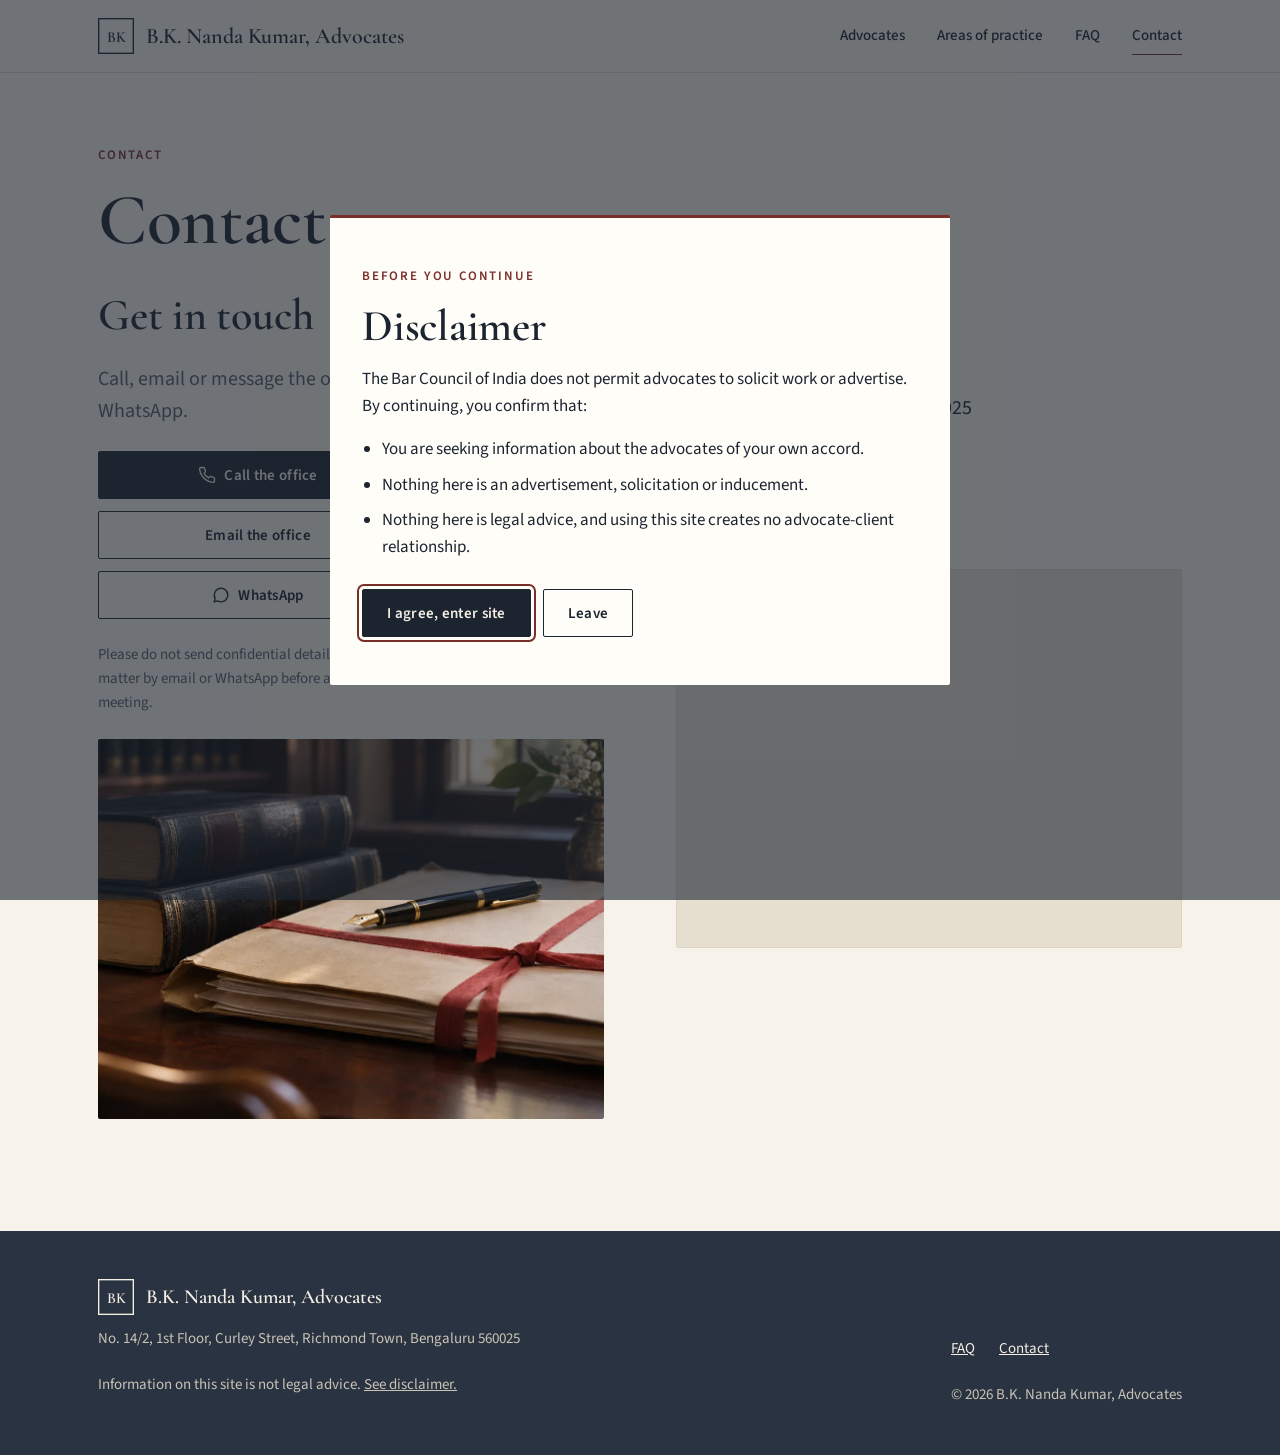
<file: contact.html>
<!doctype html>
<html lang="en-IN">
<head><meta name="robots" content="noindex,nofollow">
<meta charset="utf-8">
<meta name="viewport" content="width=device-width,initial-scale=1">
<title>Contact | B.K. Nanda Kumar, Advocates</title>
<meta name="description" content="Office address, phone, email and WhatsApp for B.K. Nanda Kumar, Advocates, No. 14/2 Curley Street, Richmond Town, Bengaluru 560025.">
<link rel="canonical" href="https://bknandakumar.in/contact.html">
<meta property="og:type" content="website">
<meta property="og:site_name" content="B.K. Nanda Kumar, Advocates">
<meta property="og:title" content="Contact | B.K. Nanda Kumar, Advocates">
<meta property="og:description" content="Office address, phone, email and WhatsApp for B.K. Nanda Kumar, Advocates, No. 14/2 Curley Street, Richmond Town, Bengaluru 560025.">
<meta property="og:url" content="https://bknandakumar.in/contact.html">
<meta property="og:image" content="https://bknandakumar.in/assets/img/og-image.jpg">
<meta property="og:locale" content="en_IN">
<meta name="twitter:card" content="summary_large_image">
<meta name="theme-color" content="#F7F3EA">
<link rel="icon" href="assets/favicon.svg" type="image/svg+xml">
<link rel="preconnect" href="https://fonts.googleapis.com">
<link rel="preconnect" href="https://fonts.gstatic.com" crossorigin>
<link rel="stylesheet" href="https://fonts.googleapis.com/css2?family=Cormorant+Garamond:wght@500;600&family=Source+Sans+3:wght@400;500;600&display=swap">
<link rel="stylesheet" href="assets/styles.css">
<script>try{if(!localStorage.getItem('bkn-disclaimer-accepted'))document.documentElement.classList.add('show-gate')}catch(e){document.documentElement.classList.add('show-gate')}</script>
<script type="application/ld+json">{"@context": "https://schema.org", "@type": "LegalService", "name": "B.K. Nanda Kumar, Advocates", "url": "https://bknandakumar.in/", "address": {"@type": "PostalAddress", "streetAddress": "No. 14/2, 1st Floor, Curley Street", "addressLocality": "Richmond Town, Bengaluru", "addressRegion": "Karnataka", "postalCode": "560025", "addressCountry": "IN"}, "employee": [{"@type": "Person", "name": "Brindha Nandakumar", "jobTitle": "Advocate and Mediator"}, {"@type": "Person", "name": "B.K. Nanda Kumar", "jobTitle": "Advocate"}]}</script>
<script src="assets/site.js" defer></script>
</head>
<body>
<a class="skip" href="#main">Skip to content</a>
<noscript><p class="noscript-note"><strong>Disclaimer:</strong> The Bar Council of India does not permit advocates to solicit work or advertise. Nothing on this site is an advertisement, solicitation, inducement or legal advice, and using it creates no advocate-client relationship.</p></noscript>
<div id="page">
<header class="site-header">
  <div class="wrap">
    <a class="brand" href="index.html" aria-label="B.K. Nanda Kumar, Advocates, home"><svg viewBox="0 0 40 40" aria-hidden="true"><rect x=".75" y=".75" width="38.5" height="38.5" fill="none" stroke="currentColor" stroke-width="1.5"/><text x="20" y="26.5" text-anchor="middle" font-family="Cormorant Garamond,Georgia,serif" font-size="17" font-weight="600" fill="currentColor">BK</text></svg><span>B.K. Nanda Kumar, Advocates</span></a>
    <button class="burger" type="button" aria-expanded="false" aria-controls="site-nav" aria-label="Menu"><span></span></button>
    <nav class="nav" id="site-nav" aria-label="Main"><ul><li><a href="index.html#advocates">Advocates</a></li><li><a href="index.html#practice">Areas of practice</a></li><li><a href="faq.html">FAQ</a></li><li><a href="contact.html" aria-current="page">Contact</a></li></ul></nav>
  </div>
</header>
<main id="main">
  <section class="page-head">
    <div class="wrap">
      <p class="eyebrow">Contact</p>
      <h1>Contact</h1>
    </div>
  </section>
  <section class="contact" style="padding-top:0">
    <div class="wrap">
      <div class="contact-ways">
        <h2>Get in touch</h2>
        <p class="lede">Call, email or message the office on WhatsApp.</p>
        <div class="actions">
          <a class="btn" href="tel:+910000000000"><svg viewBox="0 0 24 24" fill="none" stroke="currentColor" stroke-width="1.8" aria-hidden="true"><path d="M22 16.9v3a2 2 0 0 1-2.2 2 19.8 19.8 0 0 1-8.6-3.1 19.5 19.5 0 0 1-6-6A19.8 19.8 0 0 1 2.1 4.2 2 2 0 0 1 4.1 2h3a2 2 0 0 1 2 1.7c.1.9.4 1.8.7 2.7a2 2 0 0 1-.5 2.1L8 9.8a16 16 0 0 0 6 6l1.3-1.3a2 2 0 0 1 2.1-.4c.9.3 1.8.6 2.7.7a2 2 0 0 1 1.7 2z"/></svg>Call the office</a><!-- TODO: phone number in tel: link -->
          <a class="btn ghost" href="mailto:office@bknandakumar.in">Email the office</a><!-- TODO: confirm email in mailto: link -->
          <a class="btn ghost" href="https://wa.me/910000000000" target="_blank" rel="noopener"><svg viewBox="0 0 24 24" fill="none" stroke="currentColor" stroke-width="1.8" aria-hidden="true"><path d="M21 12a9 9 0 0 1-13.5 7.8L3 21l1.2-4.5A9 9 0 1 1 21 12z"/></svg>WhatsApp</a><!-- TODO: WhatsApp number in wa.me link -->
        </div>
        <p class="note">Please do not send confidential details of a matter by email or WhatsApp before a first meeting.</p>
        <div class="plate plate-portrait" data-initials="BK">
          <!-- TODO: placeholder image (generated). Replace with a real photograph of the office before launch. -->
          <picture><source srcset="assets/img/office-detail.webp" type="image/webp"><img src="assets/img/office-detail.png" alt="Detail of a desk in the advocates&rsquo; chambers" width="1024" height="1024" loading="lazy" decoding="async"></picture>
        </div>
      </div>
      <div class="office-info">
        <h2>Office</h2>
        <address>No. 14/2, 1st Floor, Curley Street<br>Richmond Town, Bengaluru 560025</address><!-- TODO: confirm address with client -->
        <dl class="meta">
        <dt>Phone</dt><dd><span class="pending">To be added</span><!-- TODO: office phone number --></dd>
        <dt>Email</dt><dd><span class="pending">To be added</span><!-- TODO: office email address --></dd>
        <dt>Hours</dt><dd><span class="pending">To be added</span><!-- TODO: office hours --></dd>
      </dl>
        <iframe class="map" src="https://www.google.com/maps?q=14%2F2+Curley+Street%2C+Richmond+Town%2C+Bengaluru+560025&output=embed" title="Map showing the office at Curley Street, Richmond Town, Bengaluru" loading="lazy" referrerpolicy="no-referrer-when-downgrade"></iframe>
      </div>
    </div>
  </section>
</main>
<footer class="site-footer">
  <div class="wrap">
    <div class="foot-col">
      <a class="brand" href="index.html"><svg viewBox="0 0 40 40" aria-hidden="true"><rect x=".75" y=".75" width="38.5" height="38.5" fill="none" stroke="currentColor" stroke-width="1.5"/><text x="20" y="26.5" text-anchor="middle" font-family="Cormorant Garamond,Georgia,serif" font-size="17" font-weight="600" fill="currentColor">BK</text></svg><span>B.K. Nanda Kumar, Advocates</span></a>
      <p>No. 14/2, 1st Floor, Curley Street, Richmond Town, Bengaluru 560025</p>
      <p>Information on this site is not legal advice. <button class="linkbtn" type="button" data-open-gate>See disclaimer.</button></p>
    </div>
    <div class="foot-col">
      <nav aria-label="Footer"><ul><li><a href="faq.html">FAQ</a></li><li><a href="contact.html">Contact</a></li></ul></nav>
      <p>&copy; 2026 B.K. Nanda Kumar, Advocates</p>
    </div>
  </div>
</footer>
</div>
<div class="gate" id="gate" role="dialog" aria-modal="true" aria-labelledby="gate-title" aria-describedby="gate-text" aria-hidden="true">
  <div class="gate-box">
    <p class="eyebrow">Before you continue</p>
    <h2 id="gate-title">Disclaimer</h2>
    <p id="gate-text">The Bar Council of India does not permit advocates to solicit work or advertise. By continuing, you confirm that:</p>
    <ul>
      <li>You are seeking information about the advocates of your own accord.</li>
      <li>Nothing here is an advertisement, solicitation or inducement.</li>
      <li>Nothing here is legal advice, and using this site creates no advocate-client relationship.</li>
    </ul>
    <div class="actions">
      <button class="btn" id="gate-agree" type="button">I agree, enter site</button>
      <button class="btn ghost" id="gate-leave" type="button">Leave</button>
    </div>
  </div>
</div>
</body>
</html>
</file>
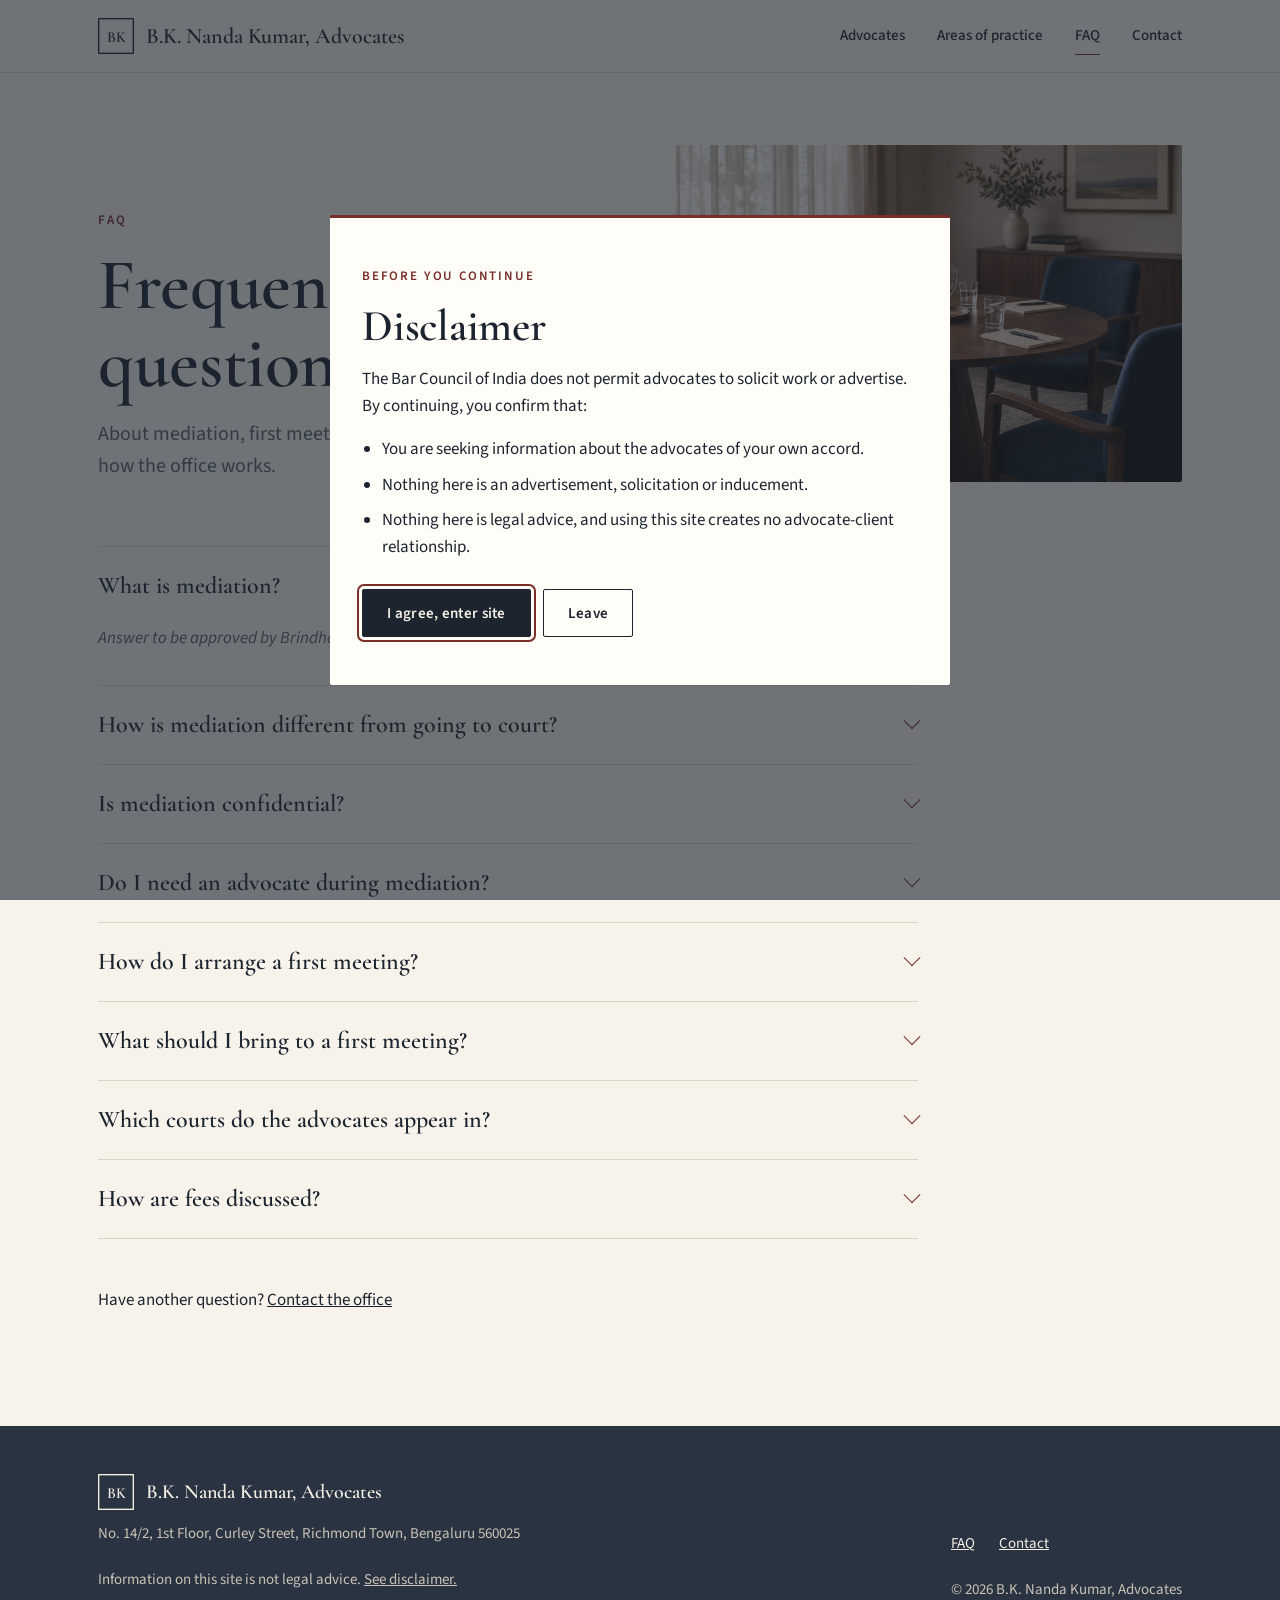
<file: faq.html>
<!doctype html>
<html lang="en-IN">
<head><meta name="robots" content="noindex,nofollow">
<meta charset="utf-8">
<meta name="viewport" content="width=device-width,initial-scale=1">
<title>Frequently asked questions | B.K. Nanda Kumar, Advocates</title>
<meta name="description" content="Answers to common questions about mediation, first meetings and the practice of B.K. Nanda Kumar, Advocates, Richmond Town, Bengaluru.">
<link rel="canonical" href="https://bknandakumar.in/faq.html">
<meta property="og:type" content="website">
<meta property="og:site_name" content="B.K. Nanda Kumar, Advocates">
<meta property="og:title" content="Frequently asked questions | B.K. Nanda Kumar, Advocates">
<meta property="og:description" content="Answers to common questions about mediation, first meetings and the practice of B.K. Nanda Kumar, Advocates, Richmond Town, Bengaluru.">
<meta property="og:url" content="https://bknandakumar.in/faq.html">
<meta property="og:image" content="https://bknandakumar.in/assets/img/og-image.jpg">
<meta property="og:locale" content="en_IN">
<meta name="twitter:card" content="summary_large_image">
<meta name="theme-color" content="#F7F3EA">
<link rel="icon" href="assets/favicon.svg" type="image/svg+xml">
<link rel="preconnect" href="https://fonts.googleapis.com">
<link rel="preconnect" href="https://fonts.gstatic.com" crossorigin>
<link rel="stylesheet" href="https://fonts.googleapis.com/css2?family=Cormorant+Garamond:wght@500;600&family=Source+Sans+3:wght@400;500;600&display=swap">
<link rel="stylesheet" href="assets/styles.css">
<script>try{if(!localStorage.getItem('bkn-disclaimer-accepted'))document.documentElement.classList.add('show-gate')}catch(e){document.documentElement.classList.add('show-gate')}</script>
<script type="application/ld+json">{"@context": "https://schema.org", "@type": "LegalService", "name": "B.K. Nanda Kumar, Advocates", "url": "https://bknandakumar.in/", "address": {"@type": "PostalAddress", "streetAddress": "No. 14/2, 1st Floor, Curley Street", "addressLocality": "Richmond Town, Bengaluru", "addressRegion": "Karnataka", "postalCode": "560025", "addressCountry": "IN"}, "employee": [{"@type": "Person", "name": "Brindha Nandakumar", "jobTitle": "Advocate and Mediator"}, {"@type": "Person", "name": "B.K. Nanda Kumar", "jobTitle": "Advocate"}]}</script>
<script src="assets/site.js" defer></script>
</head>
<body>
<a class="skip" href="#main">Skip to content</a>
<noscript><p class="noscript-note"><strong>Disclaimer:</strong> The Bar Council of India does not permit advocates to solicit work or advertise. Nothing on this site is an advertisement, solicitation, inducement or legal advice, and using it creates no advocate-client relationship.</p></noscript>
<div id="page">
<header class="site-header">
  <div class="wrap">
    <a class="brand" href="index.html" aria-label="B.K. Nanda Kumar, Advocates, home"><svg viewBox="0 0 40 40" aria-hidden="true"><rect x=".75" y=".75" width="38.5" height="38.5" fill="none" stroke="currentColor" stroke-width="1.5"/><text x="20" y="26.5" text-anchor="middle" font-family="Cormorant Garamond,Georgia,serif" font-size="17" font-weight="600" fill="currentColor">BK</text></svg><span>B.K. Nanda Kumar, Advocates</span></a>
    <button class="burger" type="button" aria-expanded="false" aria-controls="site-nav" aria-label="Menu"><span></span></button>
    <nav class="nav" id="site-nav" aria-label="Main"><ul><li><a href="index.html#advocates">Advocates</a></li><li><a href="index.html#practice">Areas of practice</a></li><li><a href="faq.html" aria-current="page">FAQ</a></li><li><a href="contact.html">Contact</a></li></ul></nav>
  </div>
</header>
<main id="main">
  <section class="page-head">
    <div class="wrap">
      <div class="page-head-copy">
        <p class="eyebrow">FAQ</p>
        <h1>Frequently asked questions</h1>
        <p class="lede">About mediation, first meetings and how the office works.</p>
      </div>
      <div class="plate plate-wide" data-initials="BK">
        <!-- TODO: placeholder image (generated). Replace with a real photograph before launch. -->
        <picture><source srcset="assets/img/mediation-room.webp" type="image/webp"><img src="assets/img/mediation-room.png" alt="A quiet meeting room with a table and chairs, set up for mediation" width="1536" height="1024" loading="eager" fetchpriority="high" decoding="async"></picture>
      </div>
    </div>
  </section>
  <section class="faq">
    <div class="wrap faq-wrap">
      <div class="faq-list">
      <details open>
        <summary>What is mediation?</summary>
        <div class="answer" id="faq-1"><!-- TODO: answer for "What is mediation?" (to be approved by Brindha) --><p class="pending">Answer to be approved by Brindha Nandakumar.</p></div>
      </details>
      <details>
        <summary>How is mediation different from going to court?</summary>
        <div class="answer" id="faq-2"><!-- TODO: answer for "How is mediation different from going to court?" (to be approved by Brindha) --><p class="pending">Answer to be approved by Brindha Nandakumar.</p></div>
      </details>
      <details>
        <summary>Is mediation confidential?</summary>
        <div class="answer" id="faq-3"><!-- TODO: answer for "Is mediation confidential?" (to be approved by Brindha) --><p class="pending">Answer to be approved by Brindha Nandakumar.</p></div>
      </details>
      <details>
        <summary>Do I need an advocate during mediation?</summary>
        <div class="answer" id="faq-4"><!-- TODO: answer for "Do I need an advocate during mediation?" (to be approved by Brindha) --><p class="pending">Answer to be approved by Brindha Nandakumar.</p></div>
      </details>
      <details>
        <summary>How do I arrange a first meeting?</summary>
        <div class="answer" id="faq-5"><!-- TODO: answer for "How do I arrange a first meeting?" (to be approved by Brindha) --><p class="pending">Answer to be approved by Brindha Nandakumar.</p></div>
      </details>
      <details>
        <summary>What should I bring to a first meeting?</summary>
        <div class="answer" id="faq-6"><!-- TODO: answer for "What should I bring to a first meeting?" (to be approved by Brindha) --><p class="pending">Answer to be approved by Brindha Nandakumar.</p></div>
      </details>
      <details>
        <summary>Which courts do the advocates appear in?</summary>
        <div class="answer" id="faq-7"><!-- TODO: answer for "Which courts do the advocates appear in?" (to be approved by Brindha) --><p class="pending">Answer to be approved by Brindha Nandakumar.</p></div>
      </details>
      <details>
        <summary>How are fees discussed?</summary>
        <div class="answer" id="faq-8"><!-- TODO: answer for "How are fees discussed?" (to be approved by Brindha) --><p class="pending">Answer to be approved by Brindha Nandakumar.</p></div>
      </details>
      </div>
      <p class="faq-more">Have another question? <a href="contact.html">Contact the office</a></p>
    </div>
  </section>
</main>
<footer class="site-footer">
  <div class="wrap">
    <div class="foot-col">
      <a class="brand" href="index.html"><svg viewBox="0 0 40 40" aria-hidden="true"><rect x=".75" y=".75" width="38.5" height="38.5" fill="none" stroke="currentColor" stroke-width="1.5"/><text x="20" y="26.5" text-anchor="middle" font-family="Cormorant Garamond,Georgia,serif" font-size="17" font-weight="600" fill="currentColor">BK</text></svg><span>B.K. Nanda Kumar, Advocates</span></a>
      <p>No. 14/2, 1st Floor, Curley Street, Richmond Town, Bengaluru 560025</p>
      <p>Information on this site is not legal advice. <button class="linkbtn" type="button" data-open-gate>See disclaimer.</button></p>
    </div>
    <div class="foot-col">
      <nav aria-label="Footer"><ul><li><a href="faq.html">FAQ</a></li><li><a href="contact.html">Contact</a></li></ul></nav>
      <p>&copy; 2026 B.K. Nanda Kumar, Advocates</p>
    </div>
  </div>
</footer>
</div>
<div class="gate" id="gate" role="dialog" aria-modal="true" aria-labelledby="gate-title" aria-describedby="gate-text" aria-hidden="true">
  <div class="gate-box">
    <p class="eyebrow">Before you continue</p>
    <h2 id="gate-title">Disclaimer</h2>
    <p id="gate-text">The Bar Council of India does not permit advocates to solicit work or advertise. By continuing, you confirm that:</p>
    <ul>
      <li>You are seeking information about the advocates of your own accord.</li>
      <li>Nothing here is an advertisement, solicitation or inducement.</li>
      <li>Nothing here is legal advice, and using this site creates no advocate-client relationship.</li>
    </ul>
    <div class="actions">
      <button class="btn" id="gate-agree" type="button">I agree, enter site</button>
      <button class="btn ghost" id="gate-leave" type="button">Leave</button>
    </div>
  </div>
</div>
</body>
</html>
</file>
<file: assets/styles.css>
/* B.K. Nanda Kumar, Advocates — site styles
   Direction: quiet law-chambers. Ivory paper, ink text, one oxblood accent.
   Display: Cormorant Garamond (serif, formal, Indian-court letterhead feel). Body: Source Sans 3. */

:root{
  /* colour roles */
  --paper:#F7F3EA;        /* page background */
  --paper-2:#EFE9DC;      /* tonal relief sections */
  --surface:#FFFDF8;      /* cards, modal */
  --ink:#1C2430;          /* text, dark buttons */
  --ink-2:#2A3341;        /* footer */
  --muted:#565E6B;        /* secondary text, 5.6:1 on paper */
  --line:#DDD5C4;         /* borders */
  --accent:#7A2E2A;       /* oxblood: eyebrows, rules, focus */
  --on-ink:#F4EFE4;
  --on-ink-muted:#C9C3B6;
  --plate:#E6DFD0;        /* photo placeholder plate */
  --scrim:rgba(28,36,48,.62);

  /* type */
  --f-display:"Cormorant Garamond",Georgia,"Times New Roman",serif;
  --f-body:"Source Sans 3",system-ui,-apple-system,"Segoe UI",Arial,sans-serif;
  --t-xs:.8125rem; --t-sm:.9375rem; --t-base:1.0625rem; --t-lg:1.25rem;
  --t-h3:1.625rem; --t-h2:clamp(2rem,1.4rem + 2vw,2.75rem); --t-h1:clamp(2.6rem,1.6rem + 4vw,4.5rem);

  /* space */
  --s-1:.25rem; --s-2:.5rem; --s-3:.75rem; --s-4:1rem; --s-5:1.5rem; --s-6:2rem; --s-7:3rem; --s-8:4.5rem; --s-9:7rem;
  --gutter:clamp(1rem,4vw,3rem);
  --max:1180px;
  --radius:2px;
  --dur:180ms;
}

*,*::before,*::after{box-sizing:border-box}
html{-webkit-text-size-adjust:100%;scroll-behavior:smooth;scroll-padding-top:5rem}
body{margin:0;background:var(--paper);color:var(--ink);font-family:var(--f-body);font-size:var(--t-base);line-height:1.6;overflow-x:hidden}
img{max-width:100%;display:block}
a{color:inherit}
h1,h2,h3{font-family:var(--f-display);font-weight:600;line-height:1.08;letter-spacing:-.005em;margin:0}
h1{font-size:var(--t-h1)} h2{font-size:var(--t-h2)} h3{font-size:var(--t-h3)}
p{margin:0}
body.locked{overflow:hidden}

:focus-visible{outline:2px solid var(--accent);outline-offset:3px}
.skip{position:absolute;left:-999px;top:0;background:var(--ink);color:var(--on-ink);padding:var(--s-3) var(--s-4);z-index:100}
.skip:focus{left:var(--s-4);top:var(--s-4)}
.wrap{max-width:var(--max);margin:0 auto;padding:0 var(--gutter)}

.eyebrow{font-family:var(--f-body);font-size:var(--t-xs);font-weight:600;letter-spacing:.14em;text-transform:uppercase;color:var(--accent)}
.lede{font-size:var(--t-lg);color:var(--muted);max-width:34ch}
.pending{color:var(--muted);font-style:italic}

/* buttons */
.btn{display:inline-flex;align-items:center;justify-content:center;gap:var(--s-2);min-height:48px;padding:0 var(--s-5);border:1px solid var(--ink);border-radius:var(--radius);background:var(--ink);color:var(--on-ink);font:600 var(--t-sm)/1 var(--f-body);letter-spacing:.02em;text-decoration:none;cursor:pointer;transition:background var(--dur),color var(--dur),border-color var(--dur)}
.btn:hover{background:var(--accent);border-color:var(--accent)}
.btn.ghost{background:transparent;color:var(--ink)}
.btn.ghost:hover{background:var(--ink);color:var(--on-ink);border-color:var(--ink)}
.btn svg{width:18px;height:18px;flex:none}
.actions{display:flex;flex-wrap:wrap;gap:var(--s-3)}

/* header */
.site-header{position:sticky;top:0;z-index:20;background:rgba(247,243,234,.94);backdrop-filter:saturate(1.2) blur(6px);border-bottom:1px solid var(--line)}
.site-header .wrap{display:flex;align-items:center;justify-content:space-between;min-height:72px;gap:var(--s-4)}
.brand{display:flex;align-items:center;gap:var(--s-3);text-decoration:none}
.brand svg{width:36px;height:36px;flex:none}
.brand span{font-family:var(--f-display);font-weight:600;font-size:1.375rem;line-height:1.1}
.nav ul{list-style:none;margin:0;padding:0;display:flex;gap:var(--s-6)}
.nav a{font-size:var(--t-sm);font-weight:500;text-decoration:none;padding:var(--s-2) 0;border-bottom:1px solid transparent;transition:border-color var(--dur)}
.nav a:hover,.nav a[aria-current="page"]{border-bottom-color:var(--accent)}
.burger{display:none;width:44px;height:44px;border:1px solid var(--line);border-radius:var(--radius);background:var(--surface);cursor:pointer;align-items:center;justify-content:center}
.burger span,.burger span::before,.burger span::after{display:block;width:20px;height:1.5px;background:var(--ink);position:relative;transition:transform var(--dur)}
.burger span::before,.burger span::after{content:"";position:absolute;left:0}
.burger span::before{top:-6px}.burger span::after{top:6px}
.burger[aria-expanded="true"] span{background:transparent}
.burger[aria-expanded="true"] span::before{transform:translateY(6px) rotate(45deg)}
.burger[aria-expanded="true"] span::after{transform:translateY(-6px) rotate(-45deg)}

/* sections */
section{padding:var(--s-9) 0}
.relief{background:var(--paper-2)}
.section-head{display:flex;flex-direction:column;gap:var(--s-3);margin-bottom:var(--s-7)}

/* hero */
.hero{padding:var(--s-8) 0 var(--s-9)}
.hero .wrap{display:grid;grid-template-columns:1.15fr .85fr;gap:var(--s-8);align-items:center}
.hero-copy{display:flex;flex-direction:column;gap:var(--s-5)}
.hero-copy h1{max-width:15ch}
.hero-rule{width:56px;height:2px;background:var(--accent);border:0;margin:0}

/* photo plates (monogram until photos supplied) */
.plate{position:relative;background:var(--plate);border-radius:var(--radius);overflow:hidden;display:flex;align-items:center;justify-content:center}
.plate::before{content:attr(data-initials);font-family:var(--f-display);font-weight:500;font-size:clamp(3rem,8vw,6rem);color:rgba(28,36,48,.28);letter-spacing:.04em}
.plate::after{content:"";position:absolute;inset:12px;border:1px solid rgba(122,46,42,.22);pointer-events:none}
.plate img{position:absolute;inset:0;width:100%;height:100%;object-fit:cover}
.plate-hero{aspect-ratio:5/4}
.plate-portrait{aspect-ratio:4/3}

/* advocates */
.advocates{display:grid;grid-template-columns:1fr 1fr;gap:var(--s-6)}
.advocate{background:var(--surface);border:1px solid var(--line);border-radius:var(--radius);display:flex;flex-direction:column}
.advocate-body{padding:var(--s-6);display:flex;flex-direction:column;gap:var(--s-4);flex:1}
.advocate ul.roles{list-style:none;margin:0;padding:0;display:flex;flex-direction:column;gap:var(--s-2)}
.advocate ul.roles li{padding-left:var(--s-5);position:relative}
.advocate ul.roles li::before{content:"";position:absolute;left:0;top:.8em;width:10px;height:1px;background:var(--accent)}
.particulars{margin:var(--s-2) 0 0;padding-top:var(--s-5);border-top:1px solid var(--line);display:grid;grid-template-columns:1fr 1fr;gap:var(--s-4) var(--s-5);font-size:var(--t-sm)}
.particulars dt{font-size:var(--t-xs);font-weight:600;letter-spacing:.08em;text-transform:uppercase;color:var(--muted)}
.particulars dd{margin:var(--s-1) 0 0}

/* practice */
.practice{list-style:none;margin:0;padding:0;display:grid;grid-template-columns:repeat(3,1fr);border-top:1px solid var(--line)}
.practice li{display:flex;align-items:baseline;gap:var(--s-4);padding:var(--s-5) var(--s-4) var(--s-5) 0;border-bottom:1px solid var(--line);font-family:var(--f-display);font-size:1.6rem;font-weight:500;line-height:1.2}
.practice li span{font-family:var(--f-body);font-size:var(--t-xs);font-weight:600;color:var(--accent);letter-spacing:.08em}

/* office */
.office .wrap{display:grid;grid-template-columns:1fr 1.1fr;gap:var(--s-8);align-items:start}
.office-info{display:flex;flex-direction:column;gap:var(--s-5)}
.office-info address{font-style:normal;font-size:var(--t-lg);line-height:1.5}
.meta{display:grid;grid-template-columns:auto 1fr;gap:var(--s-2) var(--s-5);margin:0;font-size:var(--t-base)}
.meta dt{font-size:var(--t-xs);font-weight:600;letter-spacing:.08em;text-transform:uppercase;color:var(--muted);padding-top:.3em}
.meta dd{margin:0}
.map{width:100%;aspect-ratio:4/3;border:1px solid var(--line);border-radius:var(--radius);background:var(--plate);display:block}

/* page head (inner pages) */
.page-head{padding:var(--s-8) 0 var(--s-6)}
.page-head .wrap{display:flex;flex-direction:column;gap:var(--s-4)}

/* faq */
.faq{padding-top:0}
.faq-list{max-width:820px;border-top:1px solid var(--line)}
.faq-list details{border-bottom:1px solid var(--line)}
.faq-list summary{list-style:none;cursor:pointer;display:flex;justify-content:space-between;align-items:center;gap:var(--s-5);padding:var(--s-5) 0;font-family:var(--f-display);font-size:1.5rem;font-weight:600;line-height:1.25}
.faq-list summary::-webkit-details-marker{display:none}
.faq-list summary::after{content:"";flex:none;width:12px;height:12px;border-right:1.5px solid var(--accent);border-bottom:1.5px solid var(--accent);transform:rotate(45deg) translate(-3px,-3px);transition:transform var(--dur)}
.faq-list details[open] summary::after{transform:rotate(-135deg) translate(-3px,-3px)}
.faq-list .answer{padding:0 0 var(--s-6);max-width:68ch;display:flex;flex-direction:column;gap:var(--s-3)}
.faq-more{margin-top:var(--s-7)}

/* contact */
.contact .wrap{display:grid;grid-template-columns:1fr 1fr;gap:var(--s-8);align-items:start}
.contact-ways{display:flex;flex-direction:column;gap:var(--s-5)}
.contact-ways .actions{flex-direction:column;max-width:320px}
.note{font-size:var(--t-sm);color:var(--muted);max-width:44ch}

/* footer */
.site-footer{background:var(--ink-2);color:var(--on-ink);padding:var(--s-7) 0}
.site-footer .wrap{display:flex;justify-content:space-between;gap:var(--s-6);flex-wrap:wrap;align-items:flex-end}
.site-footer p{font-size:var(--t-sm);color:var(--on-ink-muted)}
.site-footer .brand span{font-size:1.25rem;color:var(--on-ink)}
.site-footer nav ul{list-style:none;margin:0;padding:0;display:flex;gap:var(--s-5)}
.site-footer nav a{font-size:var(--t-sm);min-height:44px;display:inline-flex;align-items:center}
.linkbtn{background:none;border:0;padding:0;color:inherit;font:inherit;text-decoration:underline;cursor:pointer;min-height:44px}
.foot-col{display:flex;flex-direction:column;gap:var(--s-3)}

/* disclaimer gate: hidden unless head script flags it */
.gate{position:fixed;inset:0;z-index:50;background:var(--scrim);display:none;align-items:center;justify-content:center;padding:var(--s-4)}
.show-gate .gate{display:flex}
.gate-box{background:var(--surface);max-width:620px;width:100%;max-height:calc(100dvh - 2rem);overflow:auto;padding:var(--s-7) var(--s-6);border-top:3px solid var(--accent);border-radius:var(--radius);display:flex;flex-direction:column;gap:var(--s-4);animation:rise 220ms ease-out}
.gate-box ul{margin:0;padding-left:1.2em;display:flex;flex-direction:column;gap:var(--s-2)}
.gate-box .actions{margin-top:var(--s-3)}
@keyframes rise{from{opacity:0;transform:translateY(8px)}to{opacity:1;transform:none}}
.noscript-note{background:var(--paper-2);padding:var(--s-4) var(--gutter);font-size:var(--t-sm);border-bottom:1px solid var(--line)}

/* responsive */
@media (max-width:960px){
  .hero .wrap,.office .wrap,.contact .wrap{grid-template-columns:1fr;gap:var(--s-7)}
  .plate-hero{aspect-ratio:16/10}
  .practice{grid-template-columns:1fr 1fr}
}
@media (max-width:820px){
  .burger{display:inline-flex}
  .nav{position:absolute;top:100%;left:0;right:0;background:var(--paper);border-bottom:1px solid var(--line);display:none}
  .nav.open{display:block}
  .nav ul{flex-direction:column;gap:0;padding:var(--s-2) var(--gutter) var(--s-4)}
  .nav a{display:flex;align-items:center;min-height:48px;border-bottom:1px solid var(--line);font-size:var(--t-base)}
  .advocates{grid-template-columns:1fr}
}
@media (max-width:560px){
  :root{--gutter:16px}
  section{padding:var(--s-8) 0}
  .hero{padding:var(--s-6) 0 var(--s-8)}
  .brand span{font-size:1.125rem}
  .brand svg{width:32px;height:32px}
  .practice{grid-template-columns:1fr}
  .practice li{font-size:1.4rem}
  .particulars{grid-template-columns:1fr}
  .advocate-body{padding:var(--s-5)}
  .actions .btn{flex:1 1 100%}
  .faq-list summary{font-size:1.3rem}
  .gate-box{padding:var(--s-6) var(--s-5)}
  .site-footer .wrap{flex-direction:column;align-items:flex-start}
}
@media (prefers-reduced-motion:reduce){
  html{scroll-behavior:auto}
  *,*::before,*::after{animation:none!important;transition:none!important}
}

/* FAQ page head with image */
.page-head .wrap:has(.plate-wide){display:grid;grid-template-columns:1fr 1fr;gap:var(--s-8);align-items:end}
.page-head-copy{display:flex;flex-direction:column;gap:var(--s-4)}
.plate-wide{aspect-ratio:3/2}
.faq{padding-top:var(--s-6)}
@media (max-width:960px){.page-head .wrap:has(.plate-wide){grid-template-columns:1fr;gap:var(--s-6)}}
.plate:has(img)::after,.plate:has(img)::before{display:none}
</file>
